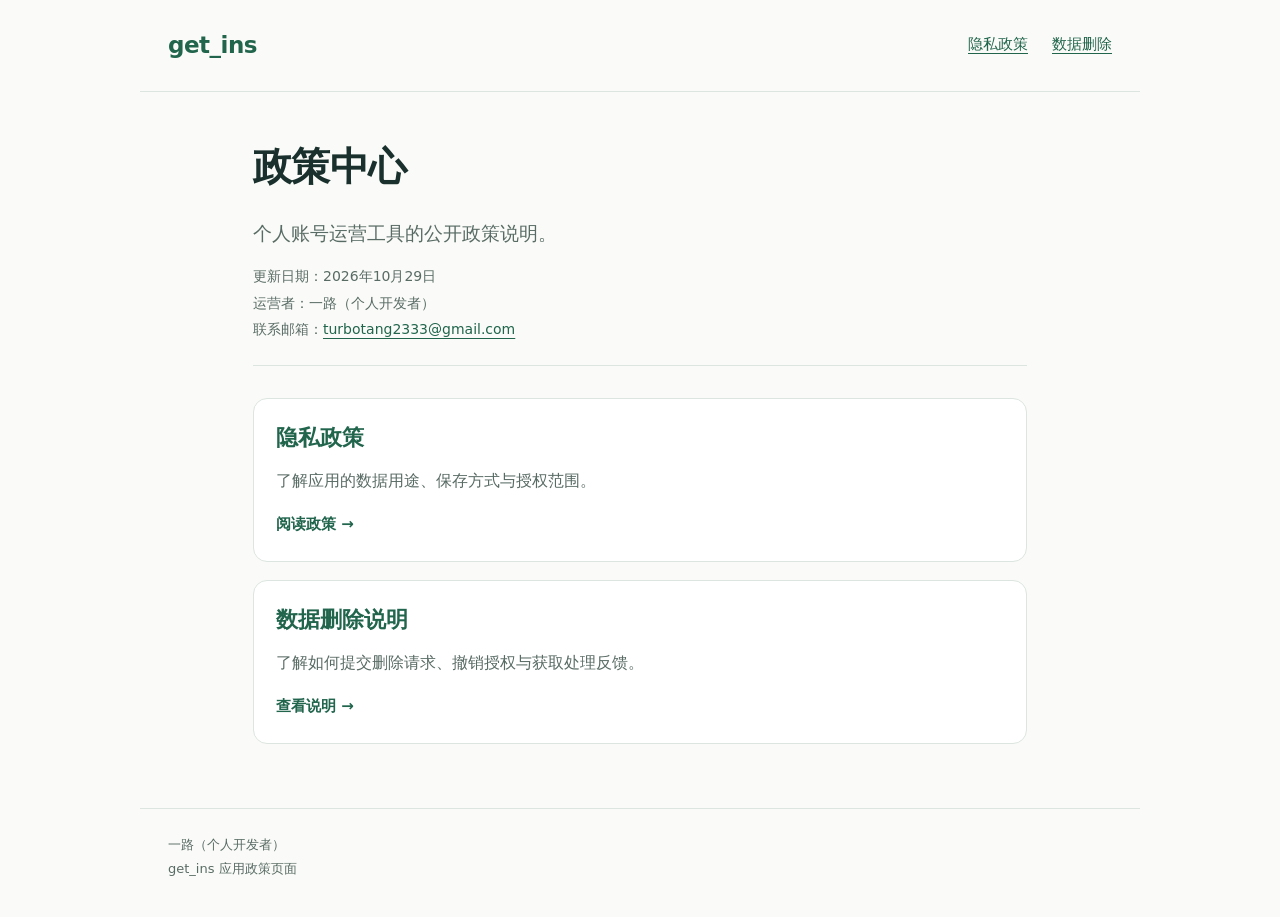
<file: index.html>
<!doctype html>
<html lang="zh-CN"><head><meta charset="utf-8"><meta name="viewport" content="width=device-width,initial-scale=1">
<meta name="robots" content="noindex"><meta name="description" content="get_ins 应用的隐私政策与数据删除说明，由一路个人运营。">
<title>政策中心 | get_ins</title><link rel="stylesheet" href="./style.css"><link rel="icon" href="./favicon.svg" type="image/svg+xml"></head>
<body><header><a class="brand" href="./">get_ins</a><nav aria-label="政策导航"><a href="./privacy.html">隐私政策</a><a href="./data-deletion.html">数据删除</a></nav></header>
<main><h1>政策中心</h1><p class="intro">个人账号运营工具的公开政策说明。</p><p class="meta">更新日期：2026年10月29日<br>运营者：一路（个人开发者）<br>联系邮箱：<a href="mailto:turbotang2333@gmail.com">turbotang2333@gmail.com</a></p>
<div class="cards"><a class="card" href="./privacy.html"><h2>隐私政策</h2><p>了解应用的数据用途、保存方式与授权范围。</p><span>阅读政策 →</span></a>
<a class="card" href="./data-deletion.html"><h2>数据删除说明</h2><p>了解如何提交删除请求、撤销授权与获取处理反馈。</p><span>查看说明 →</span></a></div></main><footer>一路（个人开发者）<br>get_ins 应用政策页面</footer></body></html>
</file>
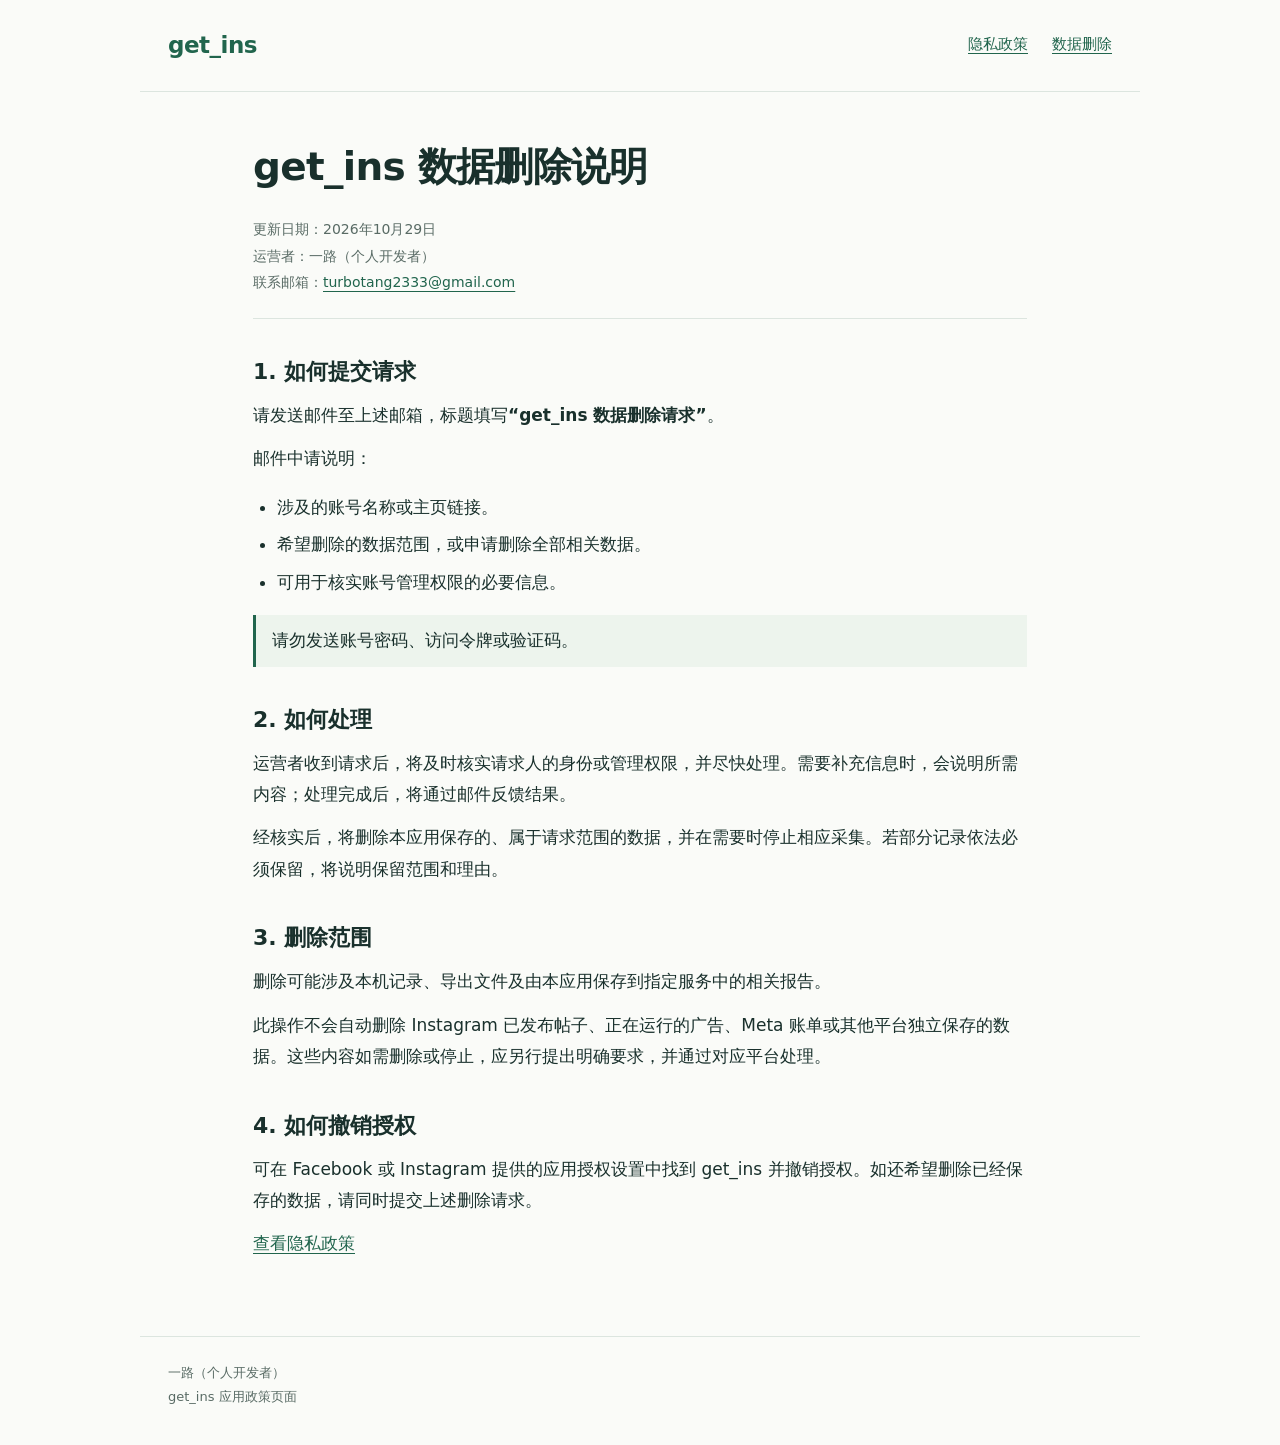
<file: data-deletion.html>
<!doctype html>
<html lang="zh-CN"><head><meta charset="utf-8"><meta name="viewport" content="width=device-width,initial-scale=1">
<meta name="robots" content="noindex"><meta name="description" content="get_ins 应用的隐私政策与数据删除说明，由一路个人运营。">
<title>get_ins 数据删除说明 | get_ins</title><link rel="stylesheet" href="./style.css"><link rel="icon" href="./favicon.svg" type="image/svg+xml"></head>
<body><header><a class="brand" href="./">get_ins</a><nav aria-label="政策导航"><a href="./privacy.html">隐私政策</a><a href="./data-deletion.html">数据删除</a></nav></header>
<main><h1>get_ins 数据删除说明</h1><p class="meta">更新日期：2026年10月29日<br>运营者：一路（个人开发者）<br>联系邮箱：<a href="mailto:turbotang2333@gmail.com">turbotang2333@gmail.com</a></p>
<h2>1. 如何提交请求</h2>
<p>请发送邮件至上述邮箱，标题填写<strong>“get_ins 数据删除请求”</strong>。</p>
<p>邮件中请说明：</p>
<ul><li>涉及的账号名称或主页链接。</li><li>希望删除的数据范围，或申请删除全部相关数据。</li><li>可用于核实账号管理权限的必要信息。</li></ul>
<p class="notice">请勿发送账号密码、访问令牌或验证码。</p>
<h2>2. 如何处理</h2>
<p>运营者收到请求后，将及时核实请求人的身份或管理权限，并尽快处理。需要补充信息时，会说明所需内容；处理完成后，将通过邮件反馈结果。</p>
<p>经核实后，将删除本应用保存的、属于请求范围的数据，并在需要时停止相应采集。若部分记录依法必须保留，将说明保留范围和理由。</p>
<h2>3. 删除范围</h2>
<p>删除可能涉及本机记录、导出文件及由本应用保存到指定服务中的相关报告。</p>
<p>此操作不会自动删除 Instagram 已发布帖子、正在运行的广告、Meta 账单或其他平台独立保存的数据。这些内容如需删除或停止，应另行提出明确要求，并通过对应平台处理。</p>
<h2>4. 如何撤销授权</h2>
<p>可在 Facebook 或 Instagram 提供的应用授权设置中找到 get_ins 并撤销授权。如还希望删除已经保存的数据，请同时提交上述删除请求。</p>
<p><a href="./privacy.html">查看隐私政策</a></p>
</main><footer>一路（个人开发者）<br>get_ins 应用政策页面</footer></body></html>
</file>
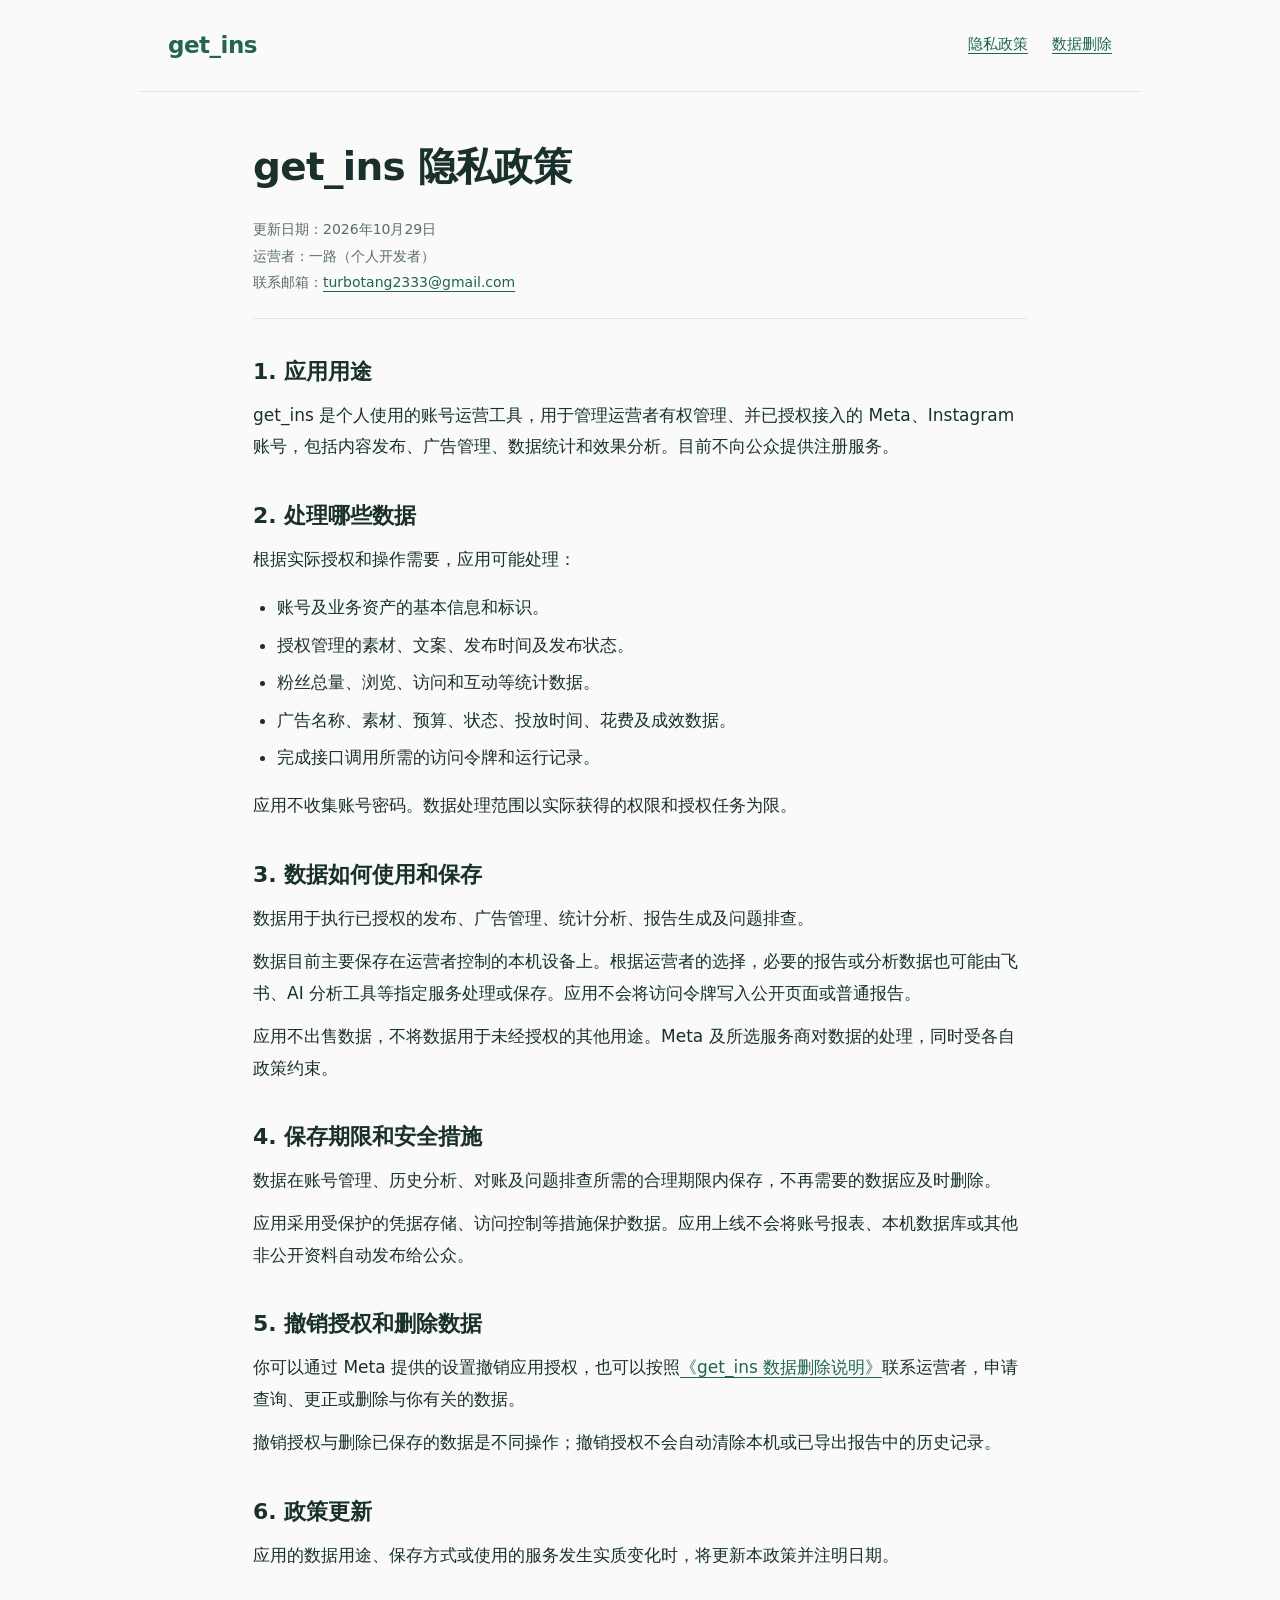
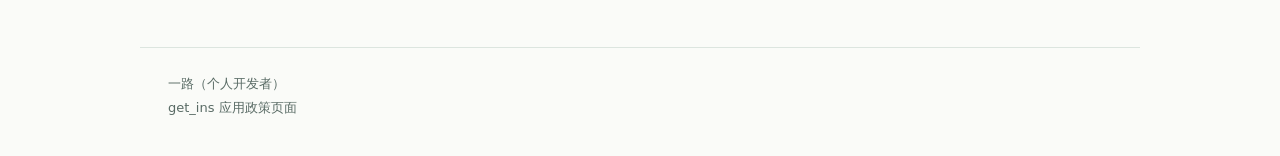
<file: privacy.html>
<!doctype html>
<html lang="zh-CN"><head><meta charset="utf-8"><meta name="viewport" content="width=device-width,initial-scale=1">
<meta name="robots" content="noindex"><meta name="description" content="get_ins 应用的隐私政策与数据删除说明，由一路个人运营。">
<title>get_ins 隐私政策 | get_ins</title><link rel="stylesheet" href="./style.css"><link rel="icon" href="./favicon.svg" type="image/svg+xml"></head>
<body><header><a class="brand" href="./">get_ins</a><nav aria-label="政策导航"><a href="./privacy.html">隐私政策</a><a href="./data-deletion.html">数据删除</a></nav></header>
<main><h1>get_ins 隐私政策</h1><p class="meta">更新日期：2026年10月29日<br>运营者：一路（个人开发者）<br>联系邮箱：<a href="mailto:turbotang2333@gmail.com">turbotang2333@gmail.com</a></p>
<h2>1. 应用用途</h2>
<p>get_ins 是个人使用的账号运营工具，用于管理运营者有权管理、并已授权接入的 Meta、Instagram 账号，包括内容发布、广告管理、数据统计和效果分析。目前不向公众提供注册服务。</p>
<h2>2. 处理哪些数据</h2>
<p>根据实际授权和操作需要，应用可能处理：</p>
<ul><li>账号及业务资产的基本信息和标识。</li><li>授权管理的素材、文案、发布时间及发布状态。</li><li>粉丝总量、浏览、访问和互动等统计数据。</li><li>广告名称、素材、预算、状态、投放时间、花费及成效数据。</li><li>完成接口调用所需的访问令牌和运行记录。</li></ul>
<p>应用不收集账号密码。数据处理范围以实际获得的权限和授权任务为限。</p>
<h2>3. 数据如何使用和保存</h2>
<p>数据用于执行已授权的发布、广告管理、统计分析、报告生成及问题排查。</p>
<p>数据目前主要保存在运营者控制的本机设备上。根据运营者的选择，必要的报告或分析数据也可能由飞书、AI 分析工具等指定服务处理或保存。应用不会将访问令牌写入公开页面或普通报告。</p>
<p>应用不出售数据，不将数据用于未经授权的其他用途。Meta 及所选服务商对数据的处理，同时受各自政策约束。</p>
<h2>4. 保存期限和安全措施</h2>
<p>数据在账号管理、历史分析、对账及问题排查所需的合理期限内保存，不再需要的数据应及时删除。</p>
<p>应用采用受保护的凭据存储、访问控制等措施保护数据。应用上线不会将账号报表、本机数据库或其他非公开资料自动发布给公众。</p>
<h2>5. 撤销授权和删除数据</h2>
<p>你可以通过 Meta 提供的设置撤销应用授权，也可以按照<a href="./data-deletion.html">《get_ins 数据删除说明》</a>联系运营者，申请查询、更正或删除与你有关的数据。</p>
<p>撤销授权与删除已保存的数据是不同操作；撤销授权不会自动清除本机或已导出报告中的历史记录。</p>
<h2>6. 政策更新</h2>
<p>应用的数据用途、保存方式或使用的服务发生实质变化时，将更新本政策并注明日期。</p>
</main><footer>一路（个人开发者）<br>get_ins 应用政策页面</footer></body></html>
</file>
<file: style.css>
:root{color-scheme:light;--ink:#19302c;--muted:#596b65;--line:#dce5df;--accent:#21654d}*{box-sizing:border-box}body{margin:0;background:#fafbf8;color:var(--ink);font-family:system-ui,-apple-system,"Segoe UI","Microsoft YaHei",sans-serif;font-size:17px;line-height:1.85}header{max-width:1000px;margin:auto;padding:24px 28px;display:flex;justify-content:space-between;gap:20px;border-bottom:1px solid var(--line)}.brand{font-weight:750;font-size:23px;letter-spacing:-.5px;text-decoration:none}nav{display:flex;align-items:center;gap:24px;font-size:15px}a{color:var(--accent);text-underline-offset:4px}a:focus-visible{outline:3px solid #82bba5;outline-offset:5px}main{max-width:830px;margin:auto;padding:48px 28px 64px}h1{font-size:clamp(28px,5vw,39px);line-height:1.4;margin:0 0 22px;letter-spacing:-.7px}h2{font-size:22px;line-height:1.5;margin:36px 0 12px}p{margin:12px 0}li{margin:6px 0}ul{padding-left:24px}.meta{font-size:14px;line-height:1.9;color:var(--muted);padding-bottom:22px;border-bottom:1px solid var(--line);overflow-wrap:anywhere}.intro{font-size:19px;color:var(--muted)}.notice{border-left:3px solid var(--accent);padding:10px 16px;background:#edf4ed}.cards{display:grid;gap:18px;margin-top:32px}.card{display:block;border:1px solid var(--line);border-radius:14px;padding:22px;text-decoration:none;background:white}.card h2{margin:0 0 8px}.card p{color:var(--muted);font-size:16px}.card span{font-size:15px;font-weight:650}.card:hover{border-color:var(--accent)}footer{max-width:1000px;margin:auto;border-top:1px solid var(--line);padding:24px 28px 36px;color:var(--muted);font-size:13px}@media(max-width:520px){header{padding:18px 20px}nav{gap:16px;font-size:14px}main{padding:32px 20px 48px}footer{padding-left:20px}}@media print{header,footer{display:none}body{background:white;font-size:12pt}main{padding:0;max-width:none}h2{break-after:avoid}}
</file>
